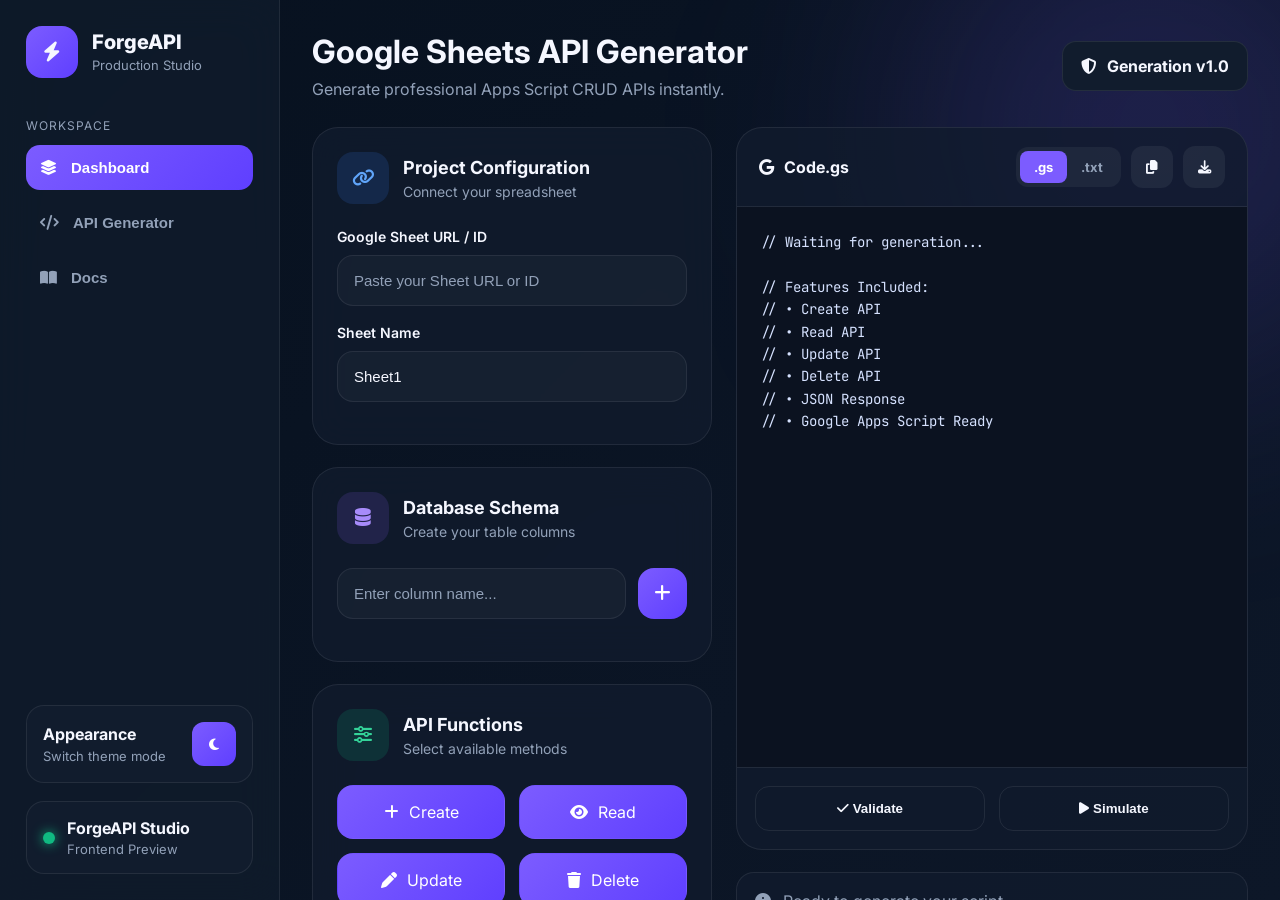
<file: index.html>
<!DOCTYPE html>
<html lang="en" data-theme="dark">
<head>
  <meta charset="UTF-8" />
  <meta name="viewport" content="width=device-width, initial-scale=1.0" />
  <title>ForgeAPI Studio</title>

  <link rel="preconnect" href="https://fonts.googleapis.com">
  <link rel="preconnect" href="https://fonts.gstatic.com" crossorigin>

  <link href="https://fonts.googleapis.com/css2?family=Inter:wght@400;500;600;700;800&family=JetBrains+Mono:wght@400;500&display=swap" rel="stylesheet">

  <link rel="stylesheet" href="https://cdnjs.cloudflare.com/ajax/libs/font-awesome/6.6.0/css/all.min.css"/>

  <link rel="stylesheet" href="style.css">
</head>
<body>

<div class="background-glow"></div>

<div class="layout">

  <!-- SIDEBAR -->
  <aside class="sidebar">

    <div class="logo-area">
      <div class="logo-icon">
        <i class="fa-solid fa-bolt"></i>
      </div>

      <div>
        <h2>ForgeAPI</h2>
        <span>Production Studio</span>
      </div>
    </div>

    <div class="side-section">
      <p class="side-title">Workspace</p>

      <!-- Dashboard -->
      <button
        class="nav-btn active"
        onclick="window.location.href='index.html'"
      >
        <i class="fa-solid fa-layer-group"></i>
        Dashboard
      </button>

      <!-- API Generator -->
      <button
        class="nav-btn"
        onclick="window.location.href='generator.html'"
      >
        <i class="fa-solid fa-code"></i>
        API Generator
      </button>

      <!-- Docs -->
      <button
        class="nav-btn"
        onclick="window.location.href='Docs.html'"
      >
        <i class="fa-solid fa-book-open"></i>
        Docs
      </button>
    </div>

    <div class="side-bottom">

      <div class="theme-box">
        <div>
          <strong>Appearance</strong>
          <span>Switch theme mode</span>
        </div>

        <button id="themeToggle" class="theme-toggle">
          <i class="fa-solid fa-moon"></i>
        </button>
      </div>

      <div class="status-card">
        <div class="status-dot"></div>

        <div>
          <strong>ForgeAPI Studio</strong>
          <span>Frontend Preview</span>
        </div>
      </div>

    </div>

  </aside>

  <!-- MAIN -->
  <main class="main">

    <!-- HEADER -->
    <header class="topbar">

      <div>
        <h1>Google Sheets API Generator</h1>
        <p>Generate professional Apps Script CRUD APIs instantly.</p>
      </div>

      <div class="version">
        <i class="fa-solid fa-shield-halved"></i>
        <span>Generation v1.0</span>
      </div>

    </header>

    <!-- GRID -->
    <section class="grid">

      <!-- LEFT -->
      <div class="left-panel">

        <!-- PROJECT -->
        <div class="card">

          <div class="card-head">
            <div class="card-icon blue">
              <i class="fa-solid fa-link"></i>
            </div>

            <div>
              <h3>Project Configuration</h3>
              <p>Connect your spreadsheet</p>
            </div>
          </div>

          <div class="field">
            <label>Google Sheet URL / ID</label>

            <input
              type="text"
              id="sheetId"
              placeholder="Paste your Sheet URL or ID"
            >
          </div>

          <div class="field">
            <label>Sheet Name</label>

            <input
              type="text"
              id="sheetName"
              value="Sheet1"
            >
          </div>

        </div>

        <!-- SCHEMA -->
        <div class="card">

          <div class="card-head">
            <div class="card-icon purple">
              <i class="fa-solid fa-database"></i>
            </div>

            <div>
              <h3>Database Schema</h3>
              <p>Create your table columns</p>
            </div>
          </div>

          <div class="tag-input-wrapper">

            <input
              type="text"
              id="colInput"
              placeholder="Enter column name..."
            >

            <button id="addColumnBtn">
              <i class="fa-solid fa-plus"></i>
            </button>

          </div>

          <div id="tagContainer" class="tags"></div>

        </div>

        <!-- FUNCTIONS -->
        <div class="card">

          <div class="card-head">
            <div class="card-icon green">
              <i class="fa-solid fa-sliders"></i>
            </div>

            <div>
              <h3>API Functions</h3>
              <p>Select available methods</p>
            </div>
          </div>

          <div class="methods">

            <label class="method">
              <input type="checkbox" id="cInsert" checked>

              <div>
                <i class="fa-solid fa-plus"></i>
                Create
              </div>
            </label>

            <label class="method">
              <input type="checkbox" id="cRead" checked>

              <div>
                <i class="fa-solid fa-eye"></i>
                Read
              </div>
            </label>

            <label class="method">
              <input type="checkbox" id="cUpdate" checked>

              <div>
                <i class="fa-solid fa-pen"></i>
                Update
              </div>
            </label>

            <label class="method">
              <input type="checkbox" id="cDelete" checked>

              <div>
                <i class="fa-solid fa-trash"></i>
                Delete
              </div>
            </label>

          </div>

          <button class="generate-btn" id="generateBtn">
            <i class="fa-solid fa-wand-magic-sparkles"></i>
            Generate Production Script
          </button>

        </div>

      </div>

      <!-- RIGHT -->
      <div class="right-panel">

        <div class="editor-card">

          <!-- editor top -->
          <div class="editor-top">

            <div class="editor-title">
              <i class="fa-brands fa-google"></i>
              <span>Code.gs</span>
            </div>

            <div class="editor-actions">

              <div class="format-box">

                <label>
                  <input
                    type="radio"
                    name="format"
                    value="gs"
                    checked
                  >

                  <span>.gs</span>
                </label>

                <label>
                  <input
                    type="radio"
                    name="format"
                    value="txt"
                  >

                  <span>.txt</span>
                </label>

              </div>

              <button id="copyBtn" class="action-btn">
                <i class="fa-solid fa-copy"></i>
              </button>

              <button id="downloadBtn" class="action-btn">
                <i class="fa-solid fa-download"></i>
              </button>

            </div>

          </div>

          <!-- code -->
          <div class="editor-wrapper">

<textarea
  id="codeOutput"
  readonly
  spellcheck="false"
>
// Waiting for generation...

// Features Included:
// • Create API
// • Read API
// • Update API
// • Delete API
// • JSON Response
// • Google Apps Script Ready
</textarea>

          </div>

          <!-- bottom -->
          <div class="editor-bottom">

            <button
              class="bottom-btn"
              id="validateBtn"
            >
              <i class="fa-solid fa-check"></i>
              Validate
            </button>

            <button
              class="bottom-btn"
              id="simulateBtn"
            >
              <i class="fa-solid fa-play"></i>
              Simulate
            </button>

          </div>

        </div>

        <!-- LOG -->
        <div class="log-card" id="logMessage">
          <i class="fa-solid fa-circle-info"></i>

          <span>
            Ready to generate your script...
          </span>
        </div>

      </div>

    </section>

  </main>

</div>

<div id="toast"></div>

<script src="script.js"></script>
</body>
</html>
</file>
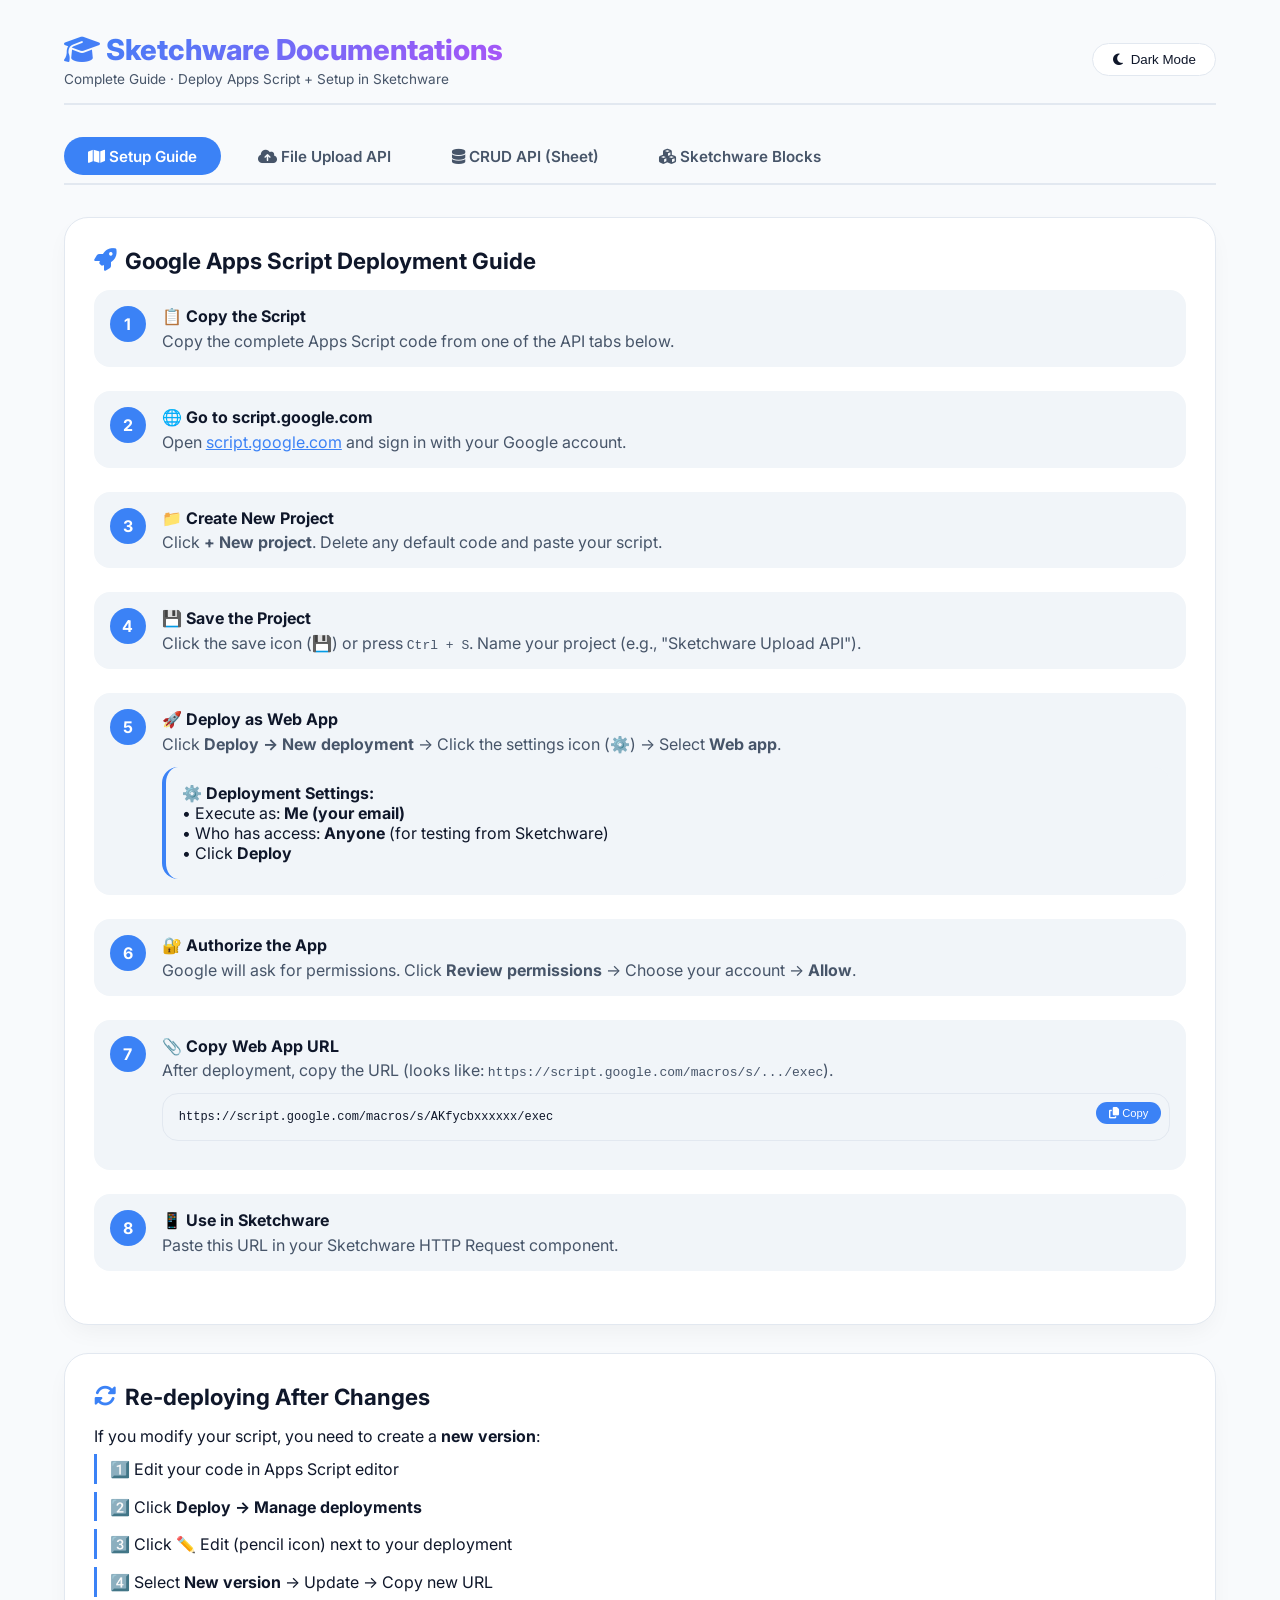
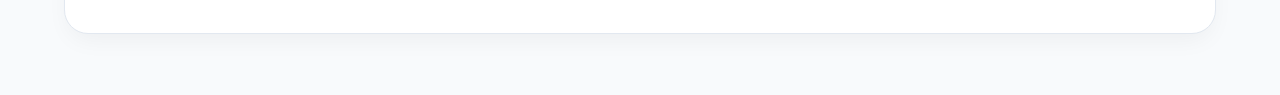
<file: Docs.html>
<!DOCTYPE html>
<html lang="en">
<head>
  <meta charset="UTF-8">
  <meta name="viewport" content="width=device-width, initial-scale=1.0, viewport-fit=cover">
  <title>Sketchware Documentations · Deploy & Setup Guide</title>
  <link href="https://fonts.googleapis.com/css2?family=Inter:opsz,wght@14..32,300;14..32,400;14..32,500;14..32,600;14..32,700;14..32,800&display=swap" rel="stylesheet">
  <link rel="stylesheet" href="https://cdnjs.cloudflare.com/ajax/libs/font-awesome/6.5.1/css/all.min.css">
  <style>
    * {
      margin: 0;
      padding: 0;
      box-sizing: border-box;
    }

    body {
      font-family: 'Inter', sans-serif;
      transition: background 0.3s ease, color 0.3s ease;
    }

    /* Light Theme */
    body.light {
      --bg: #f8fafc;
      --card: #ffffff;
      --text: #0f172a;
      --text-secondary: #475569;
      --border: #e2e8f0;
      --primary: #3b82f6;
      --primary-hover: #2563eb;
      --chip-bg: #f1f5f9;
      --code-bg: #f1f5f9;
      --success: #10b981;
      --warning: #f59e0b;
      --error: #ef4444;
      --shadow: 0 10px 25px -5px rgba(0,0,0,0.05);
    }

    /* Dark Theme */
    body.dark {
      --bg: #0f172a;
      --card: #1e293b;
      --text: #f1f5f9;
      --text-secondary: #cbd5e1;
      --border: #334155;
      --primary: #60a5fa;
      --primary-hover: #3b82f6;
      --chip-bg: #334155;
      --code-bg: #0f172a;
      --success: #34d399;
      --warning: #fbbf24;
      --error: #f87171;
      --shadow: 0 10px 25px -5px rgba(0,0,0,0.3);
    }

    body {
      background: var(--bg);
      color: var(--text);
      min-height: 100vh;
    }

    .container {
      max-width: 1200px;
      margin: 0 auto;
      padding: 2rem 1.5rem;
    }

    /* Header */
    .header {
      display: flex;
      justify-content: space-between;
      align-items: center;
      flex-wrap: wrap;
      gap: 1rem;
      margin-bottom: 2rem;
      padding-bottom: 1rem;
      border-bottom: 2px solid var(--border);
    }

    .logo h1 {
      font-size: 1.8rem;
      font-weight: 800;
      background: linear-gradient(135deg, var(--primary), #a855f7);
      -webkit-background-clip: text;
      background-clip: text;
      color: transparent;
    }

    .logo p {
      color: var(--text-secondary);
      font-size: 0.85rem;
      margin-top: 0.25rem;
    }

    .theme-btn {
      background: var(--card);
      border: 1px solid var(--border);
      border-radius: 60px;
      padding: 0.5rem 1.2rem;
      display: flex;
      align-items: center;
      gap: 0.5rem;
      cursor: pointer;
      transition: 0.2s;
      font-weight: 500;
      color: var(--text);
    }

    .theme-btn:hover {
      background: var(--chip-bg);
    }

    /* Tabs */
    .tabs {
      display: flex;
      gap: 0.8rem;
      margin-bottom: 2rem;
      flex-wrap: wrap;
      border-bottom: 2px solid var(--border);
      padding-bottom: 0.5rem;
    }

    .tab {
      background: transparent;
      border: none;
      padding: 0.6rem 1.5rem;
      font-size: 0.95rem;
      font-weight: 600;
      color: var(--text-secondary);
      cursor: pointer;
      border-radius: 40px;
      transition: 0.2s;
      font-family: inherit;
    }

    .tab:hover {
      background: var(--chip-bg);
      color: var(--primary);
    }

    .tab.active {
      background: var(--primary);
      color: white;
    }

    /* Panels */
    .panel {
      display: none;
      animation: fadeIn 0.3s ease;
    }

    .panel.active {
      display: block;
    }

    @keyframes fadeIn {
      from { opacity: 0; transform: translateY(10px); }
      to { opacity: 1; transform: translateY(0); }
    }

    /* Cards */
    .card {
      background: var(--card);
      border-radius: 1.5rem;
      padding: 1.8rem;
      margin-bottom: 1.8rem;
      border: 1px solid var(--border);
      box-shadow: var(--shadow);
    }

    .card h2 {
      font-size: 1.4rem;
      margin-bottom: 1rem;
      display: flex;
      align-items: center;
      gap: 0.6rem;
    }

    .card h3 {
      font-size: 1.1rem;
      margin-bottom: 1rem;
      display: flex;
      align-items: center;
      gap: 0.5rem;
    }

    .card h2 i, .card h3 i {
      color: var(--primary);
    }

    /* Step styling */
    .step {
      display: flex;
      gap: 1rem;
      margin-bottom: 1.5rem;
      padding: 1rem;
      background: var(--chip-bg);
      border-radius: 1rem;
    }

    .step-number {
      width: 36px;
      height: 36px;
      background: var(--primary);
      color: white;
      border-radius: 50%;
      display: flex;
      align-items: center;
      justify-content: center;
      font-weight: bold;
      flex-shrink: 0;
    }

    .step-content {
      flex: 1;
    }

    .step-content p {
      color: var(--text-secondary);
      margin-top: 0.3rem;
    }

    /* Code blocks */
    .code-block {
      background: var(--code-bg);
      border-radius: 1rem;
      padding: 1rem;
      margin: 0.8rem 0;
      position: relative;
      border: 1px solid var(--border);
      overflow-x: auto;
    }

    .code-block pre {
      font-family: 'Monaco', 'Menlo', monospace;
      font-size: 0.75rem;
      overflow-x: auto;
      white-space: pre-wrap;
      word-break: break-word;
      color: var(--text);
    }

    .copy-code-btn {
      position: absolute;
      top: 0.5rem;
      right: 0.5rem;
      background: var(--primary);
      border: none;
      color: white;
      padding: 0.3rem 0.8rem;
      border-radius: 1rem;
      font-size: 0.7rem;
      cursor: pointer;
    }

    /* Sketchware blocks */
    .block-diagram {
      background: var(--chip-bg);
      border-radius: 1rem;
      padding: 1rem;
      margin: 1rem 0;
      font-family: monospace;
      font-size: 0.8rem;
    }

    .block-line {
      padding: 0.3rem 0;
      border-left: 3px solid var(--primary);
      padding-left: 0.8rem;
      margin: 0.5rem 0;
    }

    .badge {
      display: inline-block;
      padding: 0.2rem 0.6rem;
      border-radius: 1rem;
      font-size: 0.7rem;
      font-weight: 600;
    }

    .badge.success { background: var(--success); color: white; }
    .badge.warning { background: var(--warning); color: black; }
    .badge.error { background: var(--error); color: white; }

    .grid-2 {
      display: grid;
      grid-template-columns: repeat(auto-fit, minmax(300px, 1fr));
      gap: 1.5rem;
    }

    .info-box {
      background: var(--chip-bg);
      border-radius: 1rem;
      padding: 1rem;
      margin-top: 1rem;
      border-left: 4px solid var(--primary);
    }

    /* CRUD Actions Grid - FIXED! */
    .crud-grid {
      display: grid;
      grid-template-columns: repeat(auto-fit, minmax(280px, 1fr));
      gap: 1.2rem;
      margin-top: 1rem;
    }

    .crud-card {
      background: var(--chip-bg);
      border-radius: 1rem;
      padding: 1.2rem;
      transition: all 0.2s;
      border: 1px solid var(--border);
    }

    .crud-card:hover {
      transform: translateY(-2px);
      box-shadow: var(--shadow);
    }

    .crud-header {
      display: flex;
      align-items: center;
      gap: 0.5rem;
      margin-bottom: 0.8rem;
      padding-bottom: 0.5rem;
      border-bottom: 2px solid var(--primary);
    }

    .crud-header i {
      font-size: 1.3rem;
    }

    .crud-header i.fa-plus-circle { color: var(--success); }
    .crud-header i.fa-eye { color: var(--primary); }
    .crud-header i.fa-edit { color: var(--warning); }
    .crud-header i.fa-trash-alt { color: var(--error); }

    .crud-header h4 {
      font-size: 1.1rem;
      font-weight: 700;
    }

    .crud-params {
      font-family: monospace;
      font-size: 0.75rem;
      background: var(--code-bg);
      padding: 0.8rem;
      border-radius: 0.8rem;
      word-break: break-all;
    }

    .crud-params code {
      display: block;
      margin: 0.2rem 0;
    }

    .param-name {
      color: var(--primary);
      font-weight: 600;
    }

    .param-value {
      color: var(--warning);
    }

    hr {
      border-color: var(--border);
      margin: 1rem 0;
    }

    /* Toast */
    #toast {
      position: fixed;
      bottom: 2rem;
      left: 50%;
      transform: translateX(-50%);
      background: var(--primary);
      color: white;
      padding: 0.7rem 1.5rem;
      border-radius: 60px;
      font-size: 0.85rem;
      opacity: 0;
      transition: opacity 0.3s;
      pointer-events: none;
      z-index: 1000;
    }

    #toast.show {
      opacity: 1;
    }

    @media (max-width: 768px) {
      .container { padding: 1rem; }
      .step { flex-direction: column; }
      .step-number { align-self: flex-start; }
      .crud-grid { grid-template-columns: 1fr; }
    }
  </style>
</head>
<body class="light">
<div class="container">
  <div class="header">
    <div class="logo">
      <h1><i class="fas fa-graduation-cap"></i> Sketchware Documentations</h1>
      <p>Complete Guide · Deploy Apps Script + Setup in Sketchware</p>
    </div>
    <button class="theme-btn" id="themeBtn">
      <i class="fas fa-moon"></i> <span>Dark Mode</span>
    </button>
  </div>

  <div class="tabs">
    <button class="tab active" data-tab="guide"><i class="fas fa-map"></i> Setup Guide</button>
    <button class="tab" data-tab="upload"><i class="fas fa-cloud-upload-alt"></i> File Upload API</button>
    <button class="tab" data-tab="crud"><i class="fas fa-database"></i> CRUD API (Sheet)</button>
    <button class="tab" data-tab="blocks"><i class="fas fa-cubes"></i> Sketchware Blocks</button>
  </div>

  <!-- ==================== GUIDE PANEL ==================== -->
  <div id="guidePanel" class="panel active">
    <div class="card">
      <h2><i class="fas fa-rocket"></i> Google Apps Script Deployment Guide</h2>
      <div class="step">
        <div class="step-number">1</div>
        <div class="step-content">
          <strong>📋 Copy the Script</strong>
          <p>Copy the complete Apps Script code from one of the API tabs below.</p>
        </div>
      </div>
      <div class="step">
        <div class="step-number">2</div>
        <div class="step-content">
          <strong>🌐 Go to script.google.com</strong>
          <p>Open <a href="https://script.google.com" target="_blank" style="color: var(--primary);">script.google.com</a> and sign in with your Google account.</p>
        </div>
      </div>
      <div class="step">
        <div class="step-number">3</div>
        <div class="step-content">
          <strong>📁 Create New Project</strong>
          <p>Click <strong>+ New project</strong>. Delete any default code and paste your script.</p>
        </div>
      </div>
      <div class="step">
        <div class="step-number">4</div>
        <div class="step-content">
          <strong>💾 Save the Project</strong>
          <p>Click the save icon (💾) or press <kbd>Ctrl + S</kbd>. Name your project (e.g., "Sketchware Upload API").</p>
        </div>
      </div>
      <div class="step">
        <div class="step-number">5</div>
        <div class="step-content">
          <strong>🚀 Deploy as Web App</strong>
          <p>Click <strong>Deploy → New deployment</strong> → Click the settings icon (⚙️) → Select <strong>Web app</strong>.</p>
          <div class="info-box" style="margin-top: 0.8rem;">
            <strong>⚙️ Deployment Settings:</strong><br>
            • Execute as: <strong>Me (your email)</strong><br>
            • Who has access: <strong>Anyone</strong> (for testing from Sketchware)<br>
            • Click <strong>Deploy</strong>
          </div>
        </div>
      </div>
      <div class="step">
        <div class="step-number">6</div>
        <div class="step-content">
          <strong>🔐 Authorize the App</strong>
          <p>Google will ask for permissions. Click <strong>Review permissions</strong> → Choose your account → <strong>Allow</strong>.</p>
        </div>
      </div>
      <div class="step">
        <div class="step-number">7</div>
        <div class="step-content">
          <strong>📎 Copy Web App URL</strong>
          <p>After deployment, copy the URL (looks like: <code>https://script.google.com/macros/s/.../exec</code>).</p>
          <div class="code-block">
            <pre id="exampleUrl">https://script.google.com/macros/s/AKfycbxxxxxx/exec</pre>
            <button class="copy-code-btn" data-copy="exampleUrl"><i class="fas fa-copy"></i> Copy</button>
          </div>
        </div>
      </div>
      <div class="step">
        <div class="step-number">8</div>
        <div class="step-content">
          <strong>📱 Use in Sketchware</strong>
          <p>Paste this URL in your Sketchware HTTP Request component.</p>
        </div>
      </div>
    </div>

    <div class="card">
      <h2><i class="fas fa-sync-alt"></i> Re-deploying After Changes</h2>
      <p>If you modify your script, you need to create a <strong>new version</strong>:</p>
      <div class="block-line">1️⃣ Edit your code in Apps Script editor</div>
      <div class="block-line">2️⃣ Click <strong>Deploy → Manage deployments</strong></div>
      <div class="block-line">3️⃣ Click ✏️ Edit (pencil icon) next to your deployment</div>
      <div class="block-line">4️⃣ Select <strong>New version</strong> → Update → Copy new URL</div>
    </div>
  </div>

  <!-- ==================== FILE UPLOAD API PANEL ==================== -->
  <div id="uploadPanel" class="panel">
    <div class="card">
      <h2><i class="fas fa-cloud-upload-alt"></i> File Upload API (Drive)</h2>
      <p>This script uploads files to your Google Drive with file type validation.</p>
      
      <h3><i class="fas fa-code"></i> Complete Script</h3>
      <div class="code-block" id="uploadCodeBlock">
        <pre id="uploadScript">// ============================================
// 📁 Google Apps Script - Sketchware File Upload API
// ============================================

function doPost(e) {
  const res = {};
  try {
    const fileBlob = e.parameter.file;
    if (!fileBlob) {
      throw new Error('No file uploaded. Use parameter name: "file"');
    }
    
    // 🔧 REPLACE WITH YOUR FOLDER ID
    const folder = DriveApp.getFolderById("YOUR_FOLDER_ID_HERE");
    
    const file = folder.createFile(fileBlob);
    const fileId = file.getId();
    const fileName = file.getName();
    const mimeType = file.getMimeType();
    const fileSize = file.getSize();
    
    // File type validation (change as needed)
    if (!mimeType.startsWith('image/')) {
      throw new Error('❌ Only image files are allowed');
    }
    
    const fileUrl = `https://drive.google.com/uc?export=download&id=${fileId}`;
    
    res.success = true;
    res.message = "File uploaded successfully";
    res.fileId = fileId;
    res.fileName = fileName;
    res.fileUrl = fileUrl;
    res.mimeType = mimeType;
    res.fileSize = fileSize;
    res.folderId = "YOUR_FOLDER_ID_HERE";
    
  } catch (error) {
    res.success = false;
    res.error = error.toString();
  }
  
  return ContentService
    .createTextOutput(JSON.stringify(res))
    .setMimeType(ContentService.MimeType.JSON);
}

function doGet() {
  return ContentService.createTextOutput(JSON.stringify({
    message: "✅ Sketchware upload endpoint active. Use POST with multipart/form-data, field name: 'file'"
  })).setMimeType(ContentService.MimeType.JSON);
}</pre>
        <button class="copy-code-btn" data-copy="uploadScript"><i class="fas fa-copy"></i> Copy Script</button>
      </div>

      <div class="info-box">
        <strong><i class="fas fa-wrench"></i> Customization:</strong><br>
        • Replace <code>YOUR_FOLDER_ID_HERE</code> with your actual Drive folder ID<br>
        • Change file validation: <code>if (!mimeType.startsWith('image/'))</code> → <code>if (mimeType !== 'application/pdf')</code> for PDF only<br>
        • Remove validation for "any file"
      </div>
    </div>
  </div>

  <!-- ==================== CRUD API PANEL (FIXED - NO TEXT OVERFLOW) ==================== -->
  <div id="crudPanel" class="panel">
    <div class="card">
      <h2><i class="fas fa-database"></i> CRUD API (Google Sheets)</h2>
      <p>Create, Read, Update, Delete data from Google Sheets via Sketchware.</p>
      
      <h3><i class="fas fa-code"></i> Complete CRUD Script</h3>
      <div class="code-block" id="crudCodeBlock">
        <pre id="crudScript">/**
 * Generated by ForgeAPI Studio
 * Target Sheet: Sheet1
 */

const SS_ID = "YOUR_SPREADSHEET_ID_HERE";
const SHEET_NAME = "Sheet1 (or) YOUR_SHEET_NAME";
const KEYS = ["Name","Email","Phone","Status"];

function doPost(e) {
  const p = e.parameter;
  const ss = SpreadsheetApp.openById(SS_ID).getSheetByName(SHEET_NAME);
  try {
    if (p.action === 'add') return addData(ss, p);
    if (p.action === 'update') return updateData(ss, p);
    if (p.action === 'delete') return deleteData(ss, p);
    return res({error: "Action Invalid"});
  } catch(e) { return res({error: e.toString()}); }
}

function doGet(e) {
  const ss = SpreadsheetApp.openById(SS_ID).getSheetByName(SHEET_NAME);
  return getData(ss);
}

function addData(ss, p) {
  const row = [new Date()];
  KEYS.forEach(k => row.push(p[k] || ""));
  ss.appendRow(row);
  return res({status: "success"});
}

function getData(ss) {
  const data = ss.getDataRange().getValues();
  const headers = data[0];
  const rows = data.slice(1);
  const result = rows.map(r => {
    let obj = {};
    headers.forEach((h, i) => obj[h] = r[i]);
    return obj;
  });
  return res(result);
}

function updateData(ss, p) {
  const data = ss.getDataRange().getValues();
  for (let i = 1; i < data.length; i++) {
    if (data[i][0].toString() == p.id) {
      KEYS.forEach((k, idx) => {
        if (p[k]) ss.getRange(i + 1, idx + 2).setValue(p[k]);
      });
      return res({status: "updated"});
    }
  }
  return res({error: "ID not found"});
}

function deleteData(ss, p) {
  const data = ss.getDataRange().getValues();
  for (let i = 1; i < data.length; i++) {
    if (data[i][0].toString() == p.id) {
      ss.deleteRow(i + 1);
      return res({status: "deleted"});
    }
  }
  return res({error: "ID not found"});
}

function res(obj) {
  return ContentService.createTextOutput(JSON.stringify(obj)).setMimeType(ContentService.MimeType.JSON);
}
</pre>
        <button class="copy-code-btn" data-copy="crudScript"><i class="fas fa-copy"></i> Copy Script</button>
      </div>

      <h3><i class="fas fa-table"></i> Setup Google Sheet</h3>
      <div class="info-box">
        <strong>📊 Column Structure:</strong><br>
        Create a sheet with these headers in Row 1:<br>
        <code>id | Name | Email | Phone | Status
                [Note:id mean Timestamp]</code>
      </div>

      <!-- CRUD ACTIONS REFERENCE - FIXED! Clean card layout with no overflow -->
      <h3><i class="fas fa-plug"></i> CRUD Actions Reference</h3>
      <div class="crud-grid">
        <!-- CREATE Card -->
        <div class="crud-card">
          <div class="crud-header">
            <i class="fas fa-plus-circle" style="color: var(--success);"></i>
            <h4>CREATE</h4>
            <span class="badge success">Add New Record</span>
          </div>
          <div class="crud-params">
            <code><span class="param-name">action</span>=<span class="param-value">"add"</span></code>
            <code><span class="param-name">name</span>=<span class="param-value">"John Doe"</span></code>
            <code><span class="param-name">email</span>=<span class="param-value">"john@example.com"</span></code>
            <code><span class="param-name">phone</span>=<span class="param-value">"123456789"</span></code>
          </div>
        </div>

        <!-- READ Card -->
        <div class="crud-card">
          <div class="crud-header">
            <i class="fas fa-eye" style="color: var(--primary);"></i>
            <h4>READ</h4>
            <span class="badge success">Get Records</span>
          </div>
          <div class="crud-params">
            <code><span class="param-name">action</span>=<span class="param-value">"read"</span></code>
            <code style="margin-top: 0.5rem;">└─ <span class="param-name">search</span>=<span class="param-value">"keyword"</span> (optional)</code>
          </div>
        </div>

        <!-- UPDATE Card -->
        <div class="crud-card">
          <div class="crud-header">
            <i class="fas fa-edit" style="color: var(--warning);"></i>
            <h4>UPDATE</h4>
            <span class="badge warning">Edit Record</span>
          </div>
          <div class="crud-params">
            <code><span class="param-name">action</span>=<span class="param-value">"update"</span></code>
            <code><span class="param-name">row</span>=<span class="param-value">"2"</span></code>
            <code><span class="param-name">name</span>=<span class="param-value">"New Name"</span></code>
          </div>
        </div>

        <!-- DELETE Card -->
        <div class="crud-card">
          <div class="crud-header">
            <i class="fas fa-trash-alt" style="color: var(--error);"></i>
            <h4>DELETE</h4>
            <span class="badge error">Remove Record</span>
          </div>
          <div class="crud-params">
            <code><span class="param-name">action</span>=<span class="param-value">"delete"</span></code>
            <code><span class="param-name">row</span>=<span class="param-value">"2"</span></code>
          </div>
        </div>
      </div>

      <div class="info-box" style="margin-top: 1rem;">
        <strong><i class="fas fa-lightbulb"></i> Usage Example:</strong><br>
        In Sketchware HTTP Request, add parameters:<br>
        <code>action → add</code><br>
        <code>name → [editTextName]</code><br>
        <code>email → [editTextEmail]</code><br>
        <code>phone → [editTextPhone]</code>
      </div>
    </div>
  </div>

  <!-- ==================== SKETCHWARE BLOCKS PANEL ==================== -->
  <div id="blocksPanel" class="panel">
    <div class="card">
      <h2><i class="fas fa-cubes"></i> Sketchware Setup - HTTP Request Blocks</h2>
      
      <h3><i class="fas fa-cloud-upload-alt"></i> File Upload Setup</h3>
      <div class="block-diagram">
        <div class="block-line"><strong>📦 When Button Click</strong> → [HTTP Request]</div>
        <div class="block-line">&nbsp;&nbsp;├─ Method: <span class="badge success">POST</span></div>
        <div class="block-line">&nbsp;&nbsp;├─ URL: <span class="badge warning">[Your Apps Script URL]</span></div>
        <div class="block-line">&nbsp;&nbsp;├─ Add Parameter: <strong>file</strong> → Type: <strong>File/Multipart</strong> → Value: [FilePicker Selected File]</div>
        <div class="block-line">&nbsp;&nbsp;└─ On Response → Show Toast / Parse JSON</div>
      </div>

      <h3><i class="fas fa-database"></i> CRUD API Setup</h3>
      
      <div class="block-diagram">
        <div class="block-line"><strong>📖 Read Records</strong></div>
        <div class="block-line">&nbsp;&nbsp;├─ Method: <span class="badge success">GET</span></div>
        <div class="block-line">&nbsp;&nbsp;├─ Parameters:</div>
        <div class="block-line">&nbsp;&nbsp;&nbsp;&nbsp;├─ action = <code>"read"</code></div>
        <div class="block-line">&nbsp;&nbsp;&nbsp;&nbsp;└─ search = <code>[EditText Search]</code> (optional)</div>
      </div>

    <div class="block-diagram">
        <div class="block-line"><strong>📦 Create Record</strong></div>
        <div class="block-line">&nbsp;&nbsp;├─ Method: <span class="badge success">POST</span></div>
        <div class="block-line">&nbsp;&nbsp;├─ Parameters:</div>
        <div class="block-line">&nbsp;&nbsp;&nbsp;&nbsp;├─ action = <code>"add"</code></div>
        <div class="block-line">&nbsp;&nbsp;&nbsp;&nbsp;├─ name = [EditText Name]</div>
        <div class="block-line">&nbsp;&nbsp;&nbsp;&nbsp;├─ email = [EditText Email]</div>
        <div class="block-line">&nbsp;&nbsp;&nbsp;&nbsp;└─ phone = [EditText Phone]</div>
      </div>

      <div class="block-diagram">
        <div class="block-line"><strong>✏️ Update Record</strong></div>
        <div class="block-line">&nbsp;&nbsp;├─ Method: <span class="badge success">POST</span></div>
        <div class="block-line">&nbsp;&nbsp;├─ Parameters:</div>
        <div class="block-line">&nbsp;&nbsp;&nbsp;&nbsp;├─ action = <code>"update"</code></div>
        <div class="block-line">&nbsp;&nbsp;&nbsp;&nbsp;├─ row = <code>[Row Number]</code></div>
        <div class="block-line">&nbsp;&nbsp;&nbsp;&nbsp;└─ name = <code>[New Name]</code> (optional)</div>
      </div>

      <div class="block-diagram">
        <div class="block-line"><strong>🗑️ Delete Record</strong></div>
        <div class="block-line">&nbsp;&nbsp;├─ Method: <span class="badge success">POST</span></div>
        <div class="block-line">&nbsp;&nbsp;├─ Parameters:</div>
        <div class="block-line">&nbsp;&nbsp;&nbsp;&nbsp;├─ action = <code>"delete"</code></div>
        <div class="block-line">&nbsp;&nbsp;&nbsp;&nbsp;└─ row = <code>[Row Number]</code></div>
      </div>

      <div class="info-box">
        <strong><i class="fas fa-lightbulb"></i> Pro Tip:</strong><br>
        Always use <strong>POST</strong> method for data <strong>ADD, UPDATE and DELETE</strong> and <strong>GET</strong> method for data <strong>READ</strong>. Parse the JSON response using Sketchware's "JSON Object" component.
      </div>
    </div>

    <div class="card">
      <h2><i class="fas fa-chart-line"></i> Response Handling in Sketchware</h2>
      <div class="block-diagram">
        <div class="block-line"><strong>📦 HTTP Request → On Response</strong></div>
        <div class="block-line">&nbsp;&nbsp;├─ JSON Object → Set text = response</div>
        <div class="block-line">&nbsp;&nbsp;├─ Get value: <strong>success</strong> → If true:</div>
        <div class="block-line">&nbsp;&nbsp;&nbsp;&nbsp;├─ Show Toast: "Upload successful!"</div>
        <div class="block-line">&nbsp;&nbsp;&nbsp;&nbsp;├─ Get value: <strong>fileUrl</strong> → Save to variable</div>
        <div class="block-line">&nbsp;&nbsp;└─ Else: Show Toast: "Error: " + error</div>
      </div>
    </div>
  </div>
</div>

<div id="toast">✨ Copied!</div>

<script>
// ============================================
// FULL FUNCTIONAL WEBSITE
// Dark/Light Mode + Copy Buttons + Tabs
// ============================================

// ---------- DARK MODE ----------
function initTheme() {
  const saved = localStorage.getItem('sketchwareTheme');
  const body = document.body;
  const themeBtn = document.getElementById('themeBtn');
  const icon = themeBtn.querySelector('i');
  const span = themeBtn.querySelector('span');
  
  if (saved === 'dark') {
    body.classList.remove('light');
    body.classList.add('dark');
    icon.className = 'fas fa-sun';
    span.textContent = 'Light Mode';
  } else {
    body.classList.remove('dark');
    body.classList.add('light');
    icon.className = 'fas fa-moon';
    span.textContent = 'Dark Mode';
  }
}

function toggleTheme() {
  const body = document.body;
  const themeBtn = document.getElementById('themeBtn');
  const icon = themeBtn.querySelector('i');
  const span = themeBtn.querySelector('span');
  const isDark = body.classList.contains('dark');
  
  if (isDark) {
    body.classList.remove('dark');
    body.classList.add('light');
    icon.className = 'fas fa-moon';
    span.textContent = 'Dark Mode';
    localStorage.setItem('sketchwareTheme', 'light');
  } else {
    body.classList.remove('light');
    body.classList.add('dark');
    icon.className = 'fas fa-sun';
    span.textContent = 'Light Mode';
    localStorage.setItem('sketchwareTheme', 'dark');
  }
}

document.getElementById('themeBtn').addEventListener('click', toggleTheme);
initTheme();

// ---------- TAB SWITCHING ----------
const tabs = document.querySelectorAll('.tab');
const panels = {
  guide: document.getElementById('guidePanel'),
  upload: document.getElementById('uploadPanel'),
  crud: document.getElementById('crudPanel'),
  blocks: document.getElementById('blocksPanel')
};

tabs.forEach(tab => {
  tab.addEventListener('click', () => {
    const tabId = tab.getAttribute('data-tab');
    tabs.forEach(t => t.classList.remove('active'));
    tab.classList.add('active');
    Object.values(panels).forEach(panel => panel.classList.remove('active'));
    panels[tabId].classList.add('active');
  });
});

// ---------- COPY FUNCTION ----------
function showToast(message) {
  const toast = document.getElementById('toast');
  toast.textContent = message;
  toast.classList.add('show');
  setTimeout(() => toast.classList.remove('show'), 2000);
}

async function copyText(elementId) {
  const element = document.getElementById(elementId);
  const text = element.textContent;
  try {
    await navigator.clipboard.writeText(text);
    showToast('✅ Script copied to clipboard!');
  } catch(err) {
    const textarea = document.createElement('textarea');
    textarea.value = text;
    document.body.appendChild(textarea);
    textarea.select();
    document.execCommand('copy');
    document.body.removeChild(textarea);
    showToast('✅ Script copied!');
  }
}

// Attach copy buttons
document.querySelectorAll('.copy-code-btn').forEach(btn => {
  btn.addEventListener('click', () => {
    const targetId = btn.getAttribute('data-copy');
    copyText(targetId);
  });
});

// Also handle example URL copy
const exampleCopyBtn = document.querySelector('[data-copy="exampleUrl"]');
if (exampleCopyBtn) {
  exampleCopyBtn.addEventListener('click', () => copyText('exampleUrl'));
}
</script>
</body>
</html>
</file>
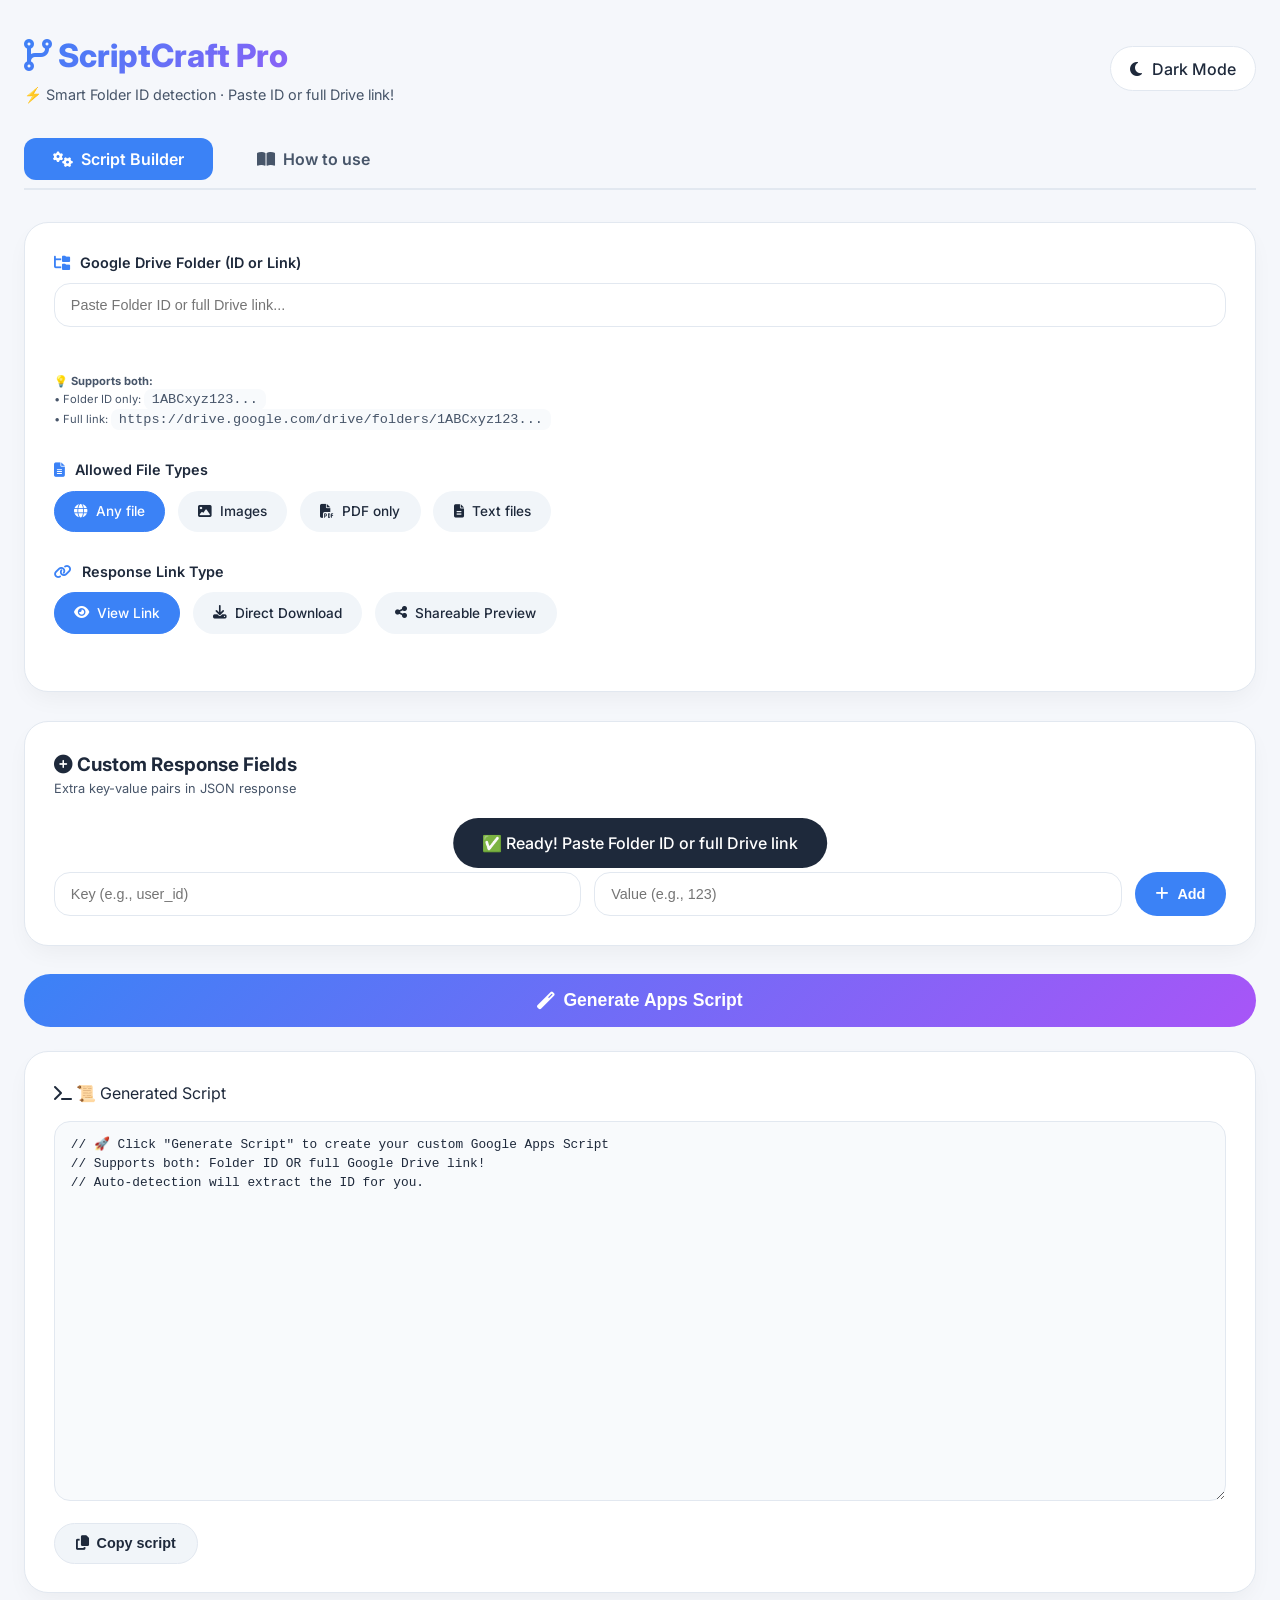
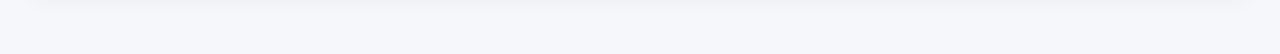
<file: generator.html>
<!DOCTYPE html>
<html lang="en">
<head>
  <meta charset="UTF-8">
  <meta name="viewport" content="width=device-width, initial-scale=1.0, viewport-fit=cover">
  <title>ScriptCraft Pro · Sketchware App Script Generator</title>
  <link href="https://fonts.googleapis.com/css2?family=Inter:opsz,wght@14..32,300;14..32,400;14..32,500;14..32,600;14..32,700;14..32,800&display=swap" rel="stylesheet">
  <link rel="stylesheet" href="https://cdnjs.cloudflare.com/ajax/libs/font-awesome/6.5.1/css/all.min.css">
  <style>
    * {
      margin: 0;
      padding: 0;
      box-sizing: border-box;
    }

    body {
      font-family: 'Inter', sans-serif;
      transition: background-color 0.3s ease, color 0.3s ease;
      line-height: 1.5;
    }

    body.light {
      --bg-body: #f5f7fb;
      --bg-card: #ffffff;
      --text-primary: #1e293b;
      --text-secondary: #475569;
      --border: #e2e8f0;
      --accent: #3b82f6;
      --accent-hover: #2563eb;
      --chip-bg: #f1f5f9;
      --chip-active: #3b82f6;
      --chip-active-text: white;
      --input-bg: #ffffff;
      --output-bg: #f8fafc;
      --shadow: 0 10px 25px -5px rgba(0,0,0,0.05);
      --toast-bg: #1e293b;
      --toast-text: #ffffff;
      --code-bg: #f8fafc;
      --success-bg: #d1fae5;
      --success-text: #065f46;
      --warning-bg: #fed7aa;
      --warning-text: #9a3412;
    }

    body.dark {
      --bg-body: #0f172a;
      --bg-card: #1e293b;
      --text-primary: #f1f5f9;
      --text-secondary: #cbd5e1;
      --border: #334155;
      --accent: #60a5fa;
      --accent-hover: #3b82f6;
      --chip-bg: #334155;
      --chip-active: #60a5fa;
      --chip-active-text: #0f172a;
      --input-bg: #0f172a;
      --output-bg: #0f172a;
      --shadow: 0 10px 25px -5px rgba(0,0,0,0.3);
      --toast-bg: #facc15;
      --toast-text: #0f172a;
      --code-bg: #0f172a;
      --success-bg: #064e3b;
      --success-text: #a7f3d0;
      --warning-bg: #451a03;
      --warning-text: #fed7aa;
    }

    body {
      background: var(--bg-body);
      color: var(--text-primary);
      min-height: 100vh;
    }

    .container {
      max-width: 1300px;
      margin: 0 auto;
      padding: 2rem 1.5rem;
    }

    .top-bar {
      display: flex;
      justify-content: space-between;
      align-items: center;
      flex-wrap: wrap;
      gap: 1rem;
      margin-bottom: 2rem;
    }

    .title-section h1 {
      font-size: 2rem;
      font-weight: 800;
      background: linear-gradient(135deg, var(--accent), #a855f7);
      -webkit-background-clip: text;
      background-clip: text;
      color: transparent;
    }

    .title-section p {
      color: var(--text-secondary);
      font-size: 0.9rem;
      margin-top: 0.25rem;
    }

    .theme-toggle {
      background: var(--bg-card);
      border: 1px solid var(--border);
      border-radius: 60px;
      padding: 0.6rem 1.2rem;
      display: flex;
      align-items: center;
      gap: 0.6rem;
      cursor: pointer;
      transition: all 0.2s;
      font-weight: 500;
      color: var(--text-primary);
    }

    .tabs {
      display: flex;
      gap: 1rem;
      margin-bottom: 2rem;
      border-bottom: 2px solid var(--border);
      padding-bottom: 0.5rem;
    }

    .tab-btn {
      background: transparent;
      border: none;
      padding: 0.7rem 1.8rem;
      font-size: 1rem;
      font-weight: 600;
      color: var(--text-secondary);
      cursor: pointer;
      border-radius: 12px;
      transition: all 0.2s;
      font-family: inherit;
    }

    .tab-btn:hover {
      background: var(--chip-bg);
      color: var(--accent);
    }

    .tab-btn.active {
      background: var(--accent);
      color: white;
    }

    .tab-pane {
      display: none;
      animation: fadeIn 0.3s ease;
    }

    .tab-pane.active {
      display: block;
    }

    @keyframes fadeIn {
      from { opacity: 0; transform: translateY(10px); }
      to { opacity: 1; transform: translateY(0); }
    }

    .card {
      background: var(--bg-card);
      border-radius: 1.5rem;
      padding: 1.8rem;
      margin-bottom: 1.8rem;
      border: 1px solid var(--border);
      box-shadow: var(--shadow);
    }

    .section {
      margin-bottom: 1.8rem;
    }

    label {
      font-weight: 600;
      display: block;
      margin-bottom: 0.6rem;
      font-size: 0.9rem;
    }

    label i {
      margin-right: 6px;
      color: var(--accent);
    }

    input, textarea {
      width: 100%;
      padding: 0.8rem 1rem;
      border-radius: 1rem;
      border: 1.5px solid var(--border);
      background: var(--input-bg);
      color: var(--text-primary);
      font-size: 0.9rem;
      transition: all 0.2s;
      outline: none;
    }

    input:focus, textarea:focus {
      border-color: var(--accent);
      box-shadow: 0 0 0 3px rgba(96,165,250,0.2);
    }

    /* Smart folder ID display */
    .folder-info {
      margin-top: 0.8rem;
      padding: 0.8rem;
      border-radius: 0.8rem;
      font-size: 0.8rem;
    }

    .folder-info.success {
      background: var(--success-bg);
      color: var(--success-text);
      border-left: 4px solid #10b981;
    }

    .folder-info.warning {
      background: var(--warning-bg);
      color: var(--warning-text);
      border-left: 4px solid #f59e0b;
    }

    .folder-info i {
      margin-right: 0.5rem;
    }

    .chip-group {
      display: flex;
      flex-wrap: wrap;
      gap: 0.8rem;
    }

    .chip {
      background: var(--chip-bg);
      padding: 0.6rem 1.2rem;
      border-radius: 60px;
      font-size: 0.85rem;
      font-weight: 500;
      display: inline-flex;
      align-items: center;
      gap: 0.5rem;
      cursor: pointer;
      transition: all 0.2s;
      border: 1px solid transparent;
      color: var(--text-primary);
    }

    .chip.active {
      background: var(--chip-active);
      color: var(--chip-active-text);
      border-color: var(--accent);
    }

    .row {
      display: flex;
      gap: 0.8rem;
      margin-top: 0.8rem;
      flex-wrap: wrap;
    }

    .row input {
      flex: 1;
    }

    button {
      background: var(--accent);
      border: none;
      color: white;
      padding: 0.7rem 1.3rem;
      border-radius: 2rem;
      font-weight: 600;
      font-size: 0.9rem;
      cursor: pointer;
      transition: all 0.2s;
      display: inline-flex;
      align-items: center;
      gap: 0.5rem;
    }

    button:hover {
      background: var(--accent-hover);
      transform: translateY(-1px);
    }

    .main-btn {
      width: 100%;
      justify-content: center;
      padding: 1rem;
      font-size: 1.1rem;
      margin-bottom: 1.5rem;
      background: linear-gradient(135deg, var(--accent), #a855f7);
    }

    .output-header {
      display: flex;
      justify-content: space-between;
      align-items: center;
      margin-bottom: 1rem;
    }

    textarea {
      font-family: 'Monaco', 'Menlo', monospace;
      background: var(--output-bg);
      height: 380px;
      resize: vertical;
      font-size: 0.8rem;
      line-height: 1.5;
    }

    .copy-btn {
      background: var(--chip-bg);
      color: var(--text-primary);
      border: 1px solid var(--border);
      margin-top: 1rem;
    }

    .copy-btn:hover {
      background: var(--accent);
      color: white;
    }

    .field-list {
      margin-bottom: 1rem;
      display: flex;
      flex-direction: column;
      gap: 0.7rem;
    }

    .field-item {
      background: var(--chip-bg);
      border-radius: 1rem;
      padding: 0.7rem 1rem;
      display: flex;
      justify-content: space-between;
      align-items: center;
      font-size: 0.85rem;
      border-left: 3px solid var(--accent);
    }

    .del-field {
      background: transparent;
      color: #ef4444;
      padding: 0;
      width: 32px;
      height: 32px;
      justify-content: center;
    }

    .docs-content {
      display: flex;
      flex-direction: column;
      gap: 1.2rem;
    }

    .docs-step {
      border-left: 4px solid var(--accent);
      padding: 1rem 1.2rem;
      border-radius: 1rem;
      border: 1px solid var(--border);
    }

    code {
      background: var(--code-bg);
      padding: 0.2rem 0.5rem;
      border-radius: 8px;
      font-size: 0.85rem;
    }

    #toast {
      position: fixed;
      bottom: 2rem;
      left: 50%;
      transform: translateX(-50%);
      background: var(--toast-bg);
      color: var(--toast-text);
      padding: 0.8rem 1.8rem;
      border-radius: 60px;
      font-weight: 500;
      opacity: 0;
      transition: opacity 0.3s;
      pointer-events: none;
      z-index: 1000;
    }

    #toast.show {
      opacity: 1;
    }

    @media (max-width: 768px) {
      .container { padding: 1rem; }
      .row { flex-direction: column; }
      .tab-btn { padding: 0.5rem 1rem; font-size: 0.9rem; }
    }
  </style>
</head>
<body class="light">
<div class="container">
  <div class="top-bar">
    <div class="title-section">
      <h1><i class="fas fa-code-branch"></i> ScriptCraft Pro</h1>
      <p>⚡ Smart Folder ID detection · Paste ID or full Drive link!</p>
    </div>
    <div class="theme-toggle" id="themeToggle">
      <i class="fas fa-moon" id="themeIcon"></i>
      <span id="themeText">Dark Mode</span>
    </div>
  </div>

  <div class="tabs">
    <button class="tab-btn active" data-tab="generator"><i class="fas fa-cogs"></i> Script Builder</button>
    <button class="tab-btn" data-tab="docs"><i class="fas fa-book-open"></i> How to use</button>
  </div>

  <div id="generatorPane" class="tab-pane active">
    <div class="card">
      <div class="section">
        <label><i class="fas fa-folder-tree"></i> Google Drive Folder (ID or Link)</label>
        <input type="text" id="folderInput" placeholder="Paste Folder ID or full Drive link...">
        <div id="folderInfo" class="folder-info"></div>
        <p style="font-size: 0.7rem; margin-top: 8px; color: var(--text-secondary);">
          💡 <strong>Supports both:</strong><br>
          • Folder ID only: <code>1ABCxyz123...</code><br>
          • Full link: <code>https://drive.google.com/drive/folders/1ABCxyz123...</code>
        </p>
      </div>

      <div class="section">
        <label><i class="fas fa-file-alt"></i> Allowed File Types</label>
        <div class="chip-group" id="fileTypeGroup">
          <div class="chip active" data-value="all"><i class="fas fa-globe"></i> Any file</div>
          <div class="chip" data-value="image"><i class="fas fa-image"></i> Images</div>
          <div class="chip" data-value="pdf"><i class="fas fa-file-pdf"></i> PDF only</div>
          <div class="chip" data-value="text"><i class="fas fa-file-lines"></i> Text files</div>
        </div>
      </div>

      <div class="section">
        <label><i class="fas fa-link"></i> Response Link Type</label>
        <div class="chip-group" id="linkGroup">
          <div class="chip active" data-value="view"><i class="fas fa-eye"></i> View Link</div>
          <div class="chip" data-value="direct"><i class="fas fa-download"></i> Direct Download</div>
          <div class="chip" data-value="share"><i class="fas fa-share-alt"></i> Shareable Preview</div>
        </div>
      </div>
    </div>

    <div class="card">
      <h3><i class="fas fa-plus-circle"></i> Custom Response Fields</h3>
      <p style="font-size: 0.8rem; margin-bottom: 12px; color: var(--text-secondary);">Extra key-value pairs in JSON response</p>
      <div id="fields" class="field-list"></div>
      <div class="row">
        <input type="text" id="customKey" placeholder="Key (e.g., user_id)">
        <input type="text" id="customValue" placeholder="Value (e.g., 123)">
        <button id="addFieldBtn"><i class="fas fa-plus"></i> Add</button>
      </div>
    </div>

    <button class="main-btn" id="generateBtn"><i class="fas fa-magic"></i> Generate Apps Script</button>

    <div class="card">
      <div class="output-header">
        <span><i class="fas fa-terminal"></i> 📜 Generated Script</span>
      </div>
      <textarea id="output" readonly placeholder="Click 'Generate Script' to build your custom Google Apps Script..."></textarea>
      <button class="copy-btn" id="copyBtn"><i class="fas fa-copy"></i> Copy script</button>
    </div>
  </div>

  <div id="docsPane" class="tab-pane">
    <div class="card">
      <div class="docs-content">
        <div class="docs-step">
          <h3><i class="fas fa-1"></i> Generate Script</h3>
          <p>Paste your Drive Folder ID or full link → Select options → Click Generate</p>
        </div>
        <div class="docs-step">
          <h3><i class="fas fa-cloud-upload-alt"></i> Deploy to Google Apps Script</h3>
          <p>1. Copy code → 2. <a href="https://script.google.com" target="_blank">script.google.com</a> → 3. New project → 4. Paste → 5. Deploy as Web App</p>
        </div>
        <div class="docs-step">
          <h3><i class="fas fa-mobile-alt"></i> Use in Sketchware</h3>
          <p>HTTP Request: POST with multipart/form-data, parameter name: <code>file</code></p>
        </div>
      </div>
    </div>
  </div>
</div>
<div id="toast">✨ Done!</div>

<script>
// ============================================
// SMART FOLDER ID DETECTION
// Auto-extracts ID from any Drive link
// ============================================

let customFields = [];
let selectedFileType = "all";
let selectedLinkType = "view";

// DOM Elements
const folderInput = document.getElementById('folderInput');
const folderInfo = document.getElementById('folderInfo');
const outputArea = document.getElementById('output');
const fieldsContainer = document.getElementById('fields');
const customKeyInput = document.getElementById('customKey');
const customValueInput = document.getElementById('customValue');
const addFieldBtn = document.getElementById('addFieldBtn');
const generateBtn = document.getElementById('generateBtn');
const copyBtn = document.getElementById('copyBtn');
const toastEl = document.getElementById('toast');

// ---------- SMART FOLDER ID EXTRACTOR ----------
function extractFolderId(input) {
  if (!input || input.trim() === '') {
    return { success: true, folderId: '', displayText: '📁 Using Root Folder (My Drive)', isRoot: true };
  }
  
  let raw = input.trim();
  let folderId = '';
  let displayText = '';
  let isRoot = false;
  
  // Pattern 1: Direct Folder ID (alphanumeric, 20-50 chars with possible - _)
  const directIdPattern = /^[a-zA-Z0-9_-]{20,50}$/;
  if (directIdPattern.test(raw)) {
    folderId = raw;
    displayText = `✅ Folder ID detected: ${folderId}`;
    return { success: true, folderId, displayText, isRoot: false };
  }
  
  // Pattern 2: Full Drive link - multiple URL patterns
  const urlPatterns = [
    /\/folders\/([a-zA-Z0-9_-]+)/,           // /folders/ID
    /id=([a-zA-Z0-9_-]+)/,                   // ?id=ID
    /\/d\/([a-zA-Z0-9_-]+)/,                // /d/ID
    /\/file\/d\/([a-zA-Z0-9_-]+)/           // /file/d/ID
  ];
  
  for (const pattern of urlPatterns) {
    const match = raw.match(pattern);
    if (match && match[1]) {
      folderId = match[1];
      displayText = `🔗 Auto-extracted from link: ${folderId}`;
      return { success: true, folderId, displayText, isRoot: false };
    }
  }
  
  // Unknown format - show warning but keep as is
  displayText = `⚠️ Unknown format. Will use: "${raw}" (may cause errors if not a valid ID)`;
  return { success: false, folderId: raw, displayText, isRoot: false };
}

function updateFolderInfo() {
  const rawValue = folderInput.value;
  const { success, folderId, displayText, isRoot } = extractFolderId(rawValue);
  
  folderInfo.innerHTML = '';
  const div = document.createElement('div');
  div.className = `folder-info ${isRoot ? 'success' : (success ? 'success' : 'warning')}`;
  
  if (isRoot) {
    div.innerHTML = `<i class="fas fa-folder-open"></i> ${displayText}`;
  } else if (success && !isRoot) {
    div.innerHTML = `<i class="fas fa-check-circle"></i> ${displayText}<br>
                     <small><i class="fas fa-code"></i> Will be used: DriveApp.getFolderById("${folderId}")</small>`;
  } else if (!success) {
    div.innerHTML = `<i class="fas fa-exclamation-triangle"></i> ${displayText}<br>
                     <small>💡 Tip: Paste only the Folder ID or full Google Drive link</small>`;
  }
  
  folderInfo.appendChild(div);
  return folderId;
}

folderInput.addEventListener('input', updateFolderInfo);
folderInput.addEventListener('blur', updateFolderInfo);

// ---------- FILE TYPE SELECTION ----------
document.querySelectorAll('#fileTypeGroup .chip').forEach(chip => {
  chip.addEventListener('click', function() {
    document.querySelectorAll('#fileTypeGroup .chip').forEach(c => c.classList.remove('active'));
    this.classList.add('active');
    selectedFileType = this.getAttribute('data-value');
  });
});

// ---------- LINK TYPE SELECTION ----------
document.querySelectorAll('#linkGroup .chip').forEach(chip => {
  chip.addEventListener('click', function() {
    document.querySelectorAll('#linkGroup .chip').forEach(c => c.classList.remove('active'));
    this.classList.add('active');
    selectedLinkType = this.getAttribute('data-value');
  });
});

// ---------- CUSTOM FIELDS ----------
function renderFields() {
  fieldsContainer.innerHTML = '';
  if (customFields.length === 0) {
    const emptyDiv = document.createElement('div');
    emptyDiv.style.padding = '0.8rem';
    emptyDiv.style.textAlign = 'center';
    emptyDiv.style.color = 'var(--text-secondary)';
    emptyDiv.style.fontSize = '0.85rem';
    emptyDiv.innerHTML = '<i class="fas fa-inbox"></i> No custom fields. Add some above.';
    fieldsContainer.appendChild(emptyDiv);
    return;
  }
  
  customFields.forEach((field, idx) => {
    const fieldDiv = document.createElement('div');
    fieldDiv.className = 'field-item';
    fieldDiv.innerHTML = `
      <span><strong>${escapeHtml(field.key)}</strong>: ${escapeHtml(field.value)}</span>
      <button class="del-field" data-index="${idx}"><i class="fas fa-trash-alt"></i></button>
    `;
    fieldsContainer.appendChild(fieldDiv);
  });
  
  document.querySelectorAll('.del-field').forEach(btn => {
    btn.addEventListener('click', (e) => {
      const index = parseInt(btn.getAttribute('data-index'));
      customFields.splice(index, 1);
      renderFields();
      showToast('Field removed');
    });
  });
}

function escapeHtml(str) {
  if (!str) return '';
  return str.replace(/[&<>]/g, function(m) {
    if (m === '&') return '&amp;';
    if (m === '<') return '&lt;';
    if (m === '>') return '&gt;';
    return m;
  });
}

function escapeJsonString(str) {
  if (!str) return '';
  return str.replace(/[\\"]/g, '\\$&').replace(/\n/g, '\\n');
}

function addCustomField() {
  const key = customKeyInput.value.trim();
  const value = customValueInput.value.trim();
  if (!key) {
    showToast('Please enter a key name', 1500);
    return;
  }
  customFields.push({ key: key, value: value });
  customKeyInput.value = '';
  customValueInput.value = '';
  renderFields();
  showToast(`✓ Added: ${key}`);
}

addFieldBtn.addEventListener('click', addCustomField);
customKeyInput.addEventListener('keypress', (e) => { if (e.key === 'Enter') addCustomField(); });
customValueInput.addEventListener('keypress', (e) => { if (e.key === 'Enter') addCustomField(); });

// ---------- SCRIPT GENERATION (AUTO DETECTS ID/LINK) ----------
function generateAppsScript() {
  const rawInput = folderInput.value.trim();
  const extractedId = extractFolderId(rawInput).folderId;
  const folderId = extractedId;
  
  let validationCode = '';
  switch(selectedFileType) {
    case 'image':
      validationCode = `if (!mimeType.startsWith('image/')) {
        throw new Error('❌ Only image files are allowed');
      }`;
      break;
    case 'pdf':
      validationCode = `if (mimeType !== 'application/pdf') {
        throw new Error('❌ Only PDF files are allowed');
      }`;
      break;
    case 'text':
      validationCode = `if (!mimeType.startsWith('text/') && mimeType !== 'application/json') {
        throw new Error('❌ Only text files are allowed');
      }`;
      break;
    default:
      validationCode = `// All file types allowed`;
  }
  
  let linkBuilder = '';
  if (selectedLinkType === 'view') {
    linkBuilder = '`https://drive.google.com/file/d/${fileId}/view`';
  } else if (selectedLinkType === 'direct') {
    linkBuilder = '`https://drive.google.com/uc?export=download&id=${fileId}`';
  } else {
    linkBuilder = 'file.getUrl()';
  }
  
  const folderCode = folderId 
    ? `const folder = DriveApp.getFolderById("${escapeJsonString(folderId)}");` 
    : 'const folder = DriveApp.getRootFolder();';
  
  let customFieldsCode = '';
  customFields.forEach(f => {
    customFieldsCode += `  res["${escapeJsonString(f.key)}"] = "${escapeJsonString(f.value)}";\n`;
  });
  
  return `// ============================================
// 📁 Google Apps Script - Sketchware File Upload API
// Generated by ScriptCraft Pro
// ============================================

function doPost(e) {
  const res = {};
  try {
    const fileBlob = e.parameter.file;
    if (!fileBlob) {
      throw new Error('No file uploaded. Use parameter name: "file"');
    }
    
    ${folderCode}
    
    const file = folder.createFile(fileBlob);
    const fileId = file.getId();
    const fileName = file.getName();
    const mimeType = file.getMimeType();
    const fileSize = file.getSize();
    
    // File type validation
    ${validationCode}
    
    const fileUrl = ${linkBuilder};
    
    res.success = true;
    res.message = "File uploaded successfully";
    res.fileId = fileId;
    res.fileName = fileName;
    res.fileUrl = fileUrl;
    res.mimeType = mimeType;
    res.fileSize = fileSize;
    res.folderId = ${folderId ? `"${escapeJsonString(folderId)}"` : 'null'};
    
${customFieldsCode}
  } catch (error) {
    res.success = false;
    res.error = error.toString();
  }
  
  return ContentService
    .createTextOutput(JSON.stringify(res))
    .setMimeType(ContentService.MimeType.JSON);
}

function doGet() {
  return ContentService.createTextOutput(JSON.stringify({
    message: "✅ Sketchware upload endpoint active. Use POST with multipart/form-data, field name: 'file'"
  })).setMimeType(ContentService.MimeType.JSON);
}`;
}

generateBtn.addEventListener('click', () => {
  const script = generateAppsScript();
  outputArea.value = script;
  showToast('✨ Script generated! Ready to deploy.');
});

// ---------- COPY ----------
async function copyScript() {
  if (!outputArea.value.trim()) {
    showToast('⚠️ Generate a script first!', 1500);
    return;
  }
  try {
    await navigator.clipboard.writeText(outputArea.value);
    showToast('📋 Script copied!');
  } catch(err) {
    outputArea.select();
    document.execCommand('copy');
    showToast('📋 Script copied!');
  }
}
copyBtn.addEventListener('click', copyScript);

// ---------- TOAST ----------
let toastTimeout;
function showToast(msg, duration = 2000) {
  toastEl.textContent = msg;
  toastEl.classList.add('show');
  if (toastTimeout) clearTimeout(toastTimeout);
  toastTimeout = setTimeout(() => {
    toastEl.classList.remove('show');
  }, duration);
}

// ---------- DARK MODE ----------
function setTheme(theme) {
  if (theme === 'dark') {
    document.body.classList.remove('light');
    document.body.classList.add('dark');
    themeIcon.className = 'fas fa-sun';
    themeText.textContent = 'Light Mode';
    localStorage.setItem('theme', 'dark');
  } else {
    document.body.classList.remove('dark');
    document.body.classList.add('light');
    themeIcon.className = 'fas fa-moon';
    themeText.textContent = 'Dark Mode';
    localStorage.setItem('theme', 'light');
  }
}

const savedTheme = localStorage.getItem('theme') || 'light';
setTheme(savedTheme);
document.getElementById('themeToggle').addEventListener('click', () => {
  const isDark = document.body.classList.contains('dark');
  setTheme(isDark ? 'light' : 'dark');
  showToast(isDark ? '☀️ Light mode' : '🌙 Dark mode', 1000);
});

// ---------- TAB SWITCHING ----------
const tabs = document.querySelectorAll('.tab-btn');
const panes = document.querySelectorAll('.tab-pane');
tabs.forEach(tab => {
  tab.addEventListener('click', () => {
    const tabId = tab.getAttribute('data-tab');
    tabs.forEach(t => t.classList.remove('active'));
    tab.classList.add('active');
    panes.forEach(pane => {
      pane.classList.toggle('active', pane.id === tabId + 'Pane');
    });
  });
});

// ---------- AUTO SAVE ----------
folderInput.addEventListener('input', () => {
  const { folderId } = extractFolderId(folderInput.value);
  localStorage.setItem('savedFolderId', folderId);
});
const savedId = localStorage.getItem('savedFolderId');
if (savedId) {
  folderInput.value = savedId;
  updateFolderInfo();
}

// ---------- INIT ----------
renderFields();
outputArea.value = '// 🚀 Click "Generate Script" to create your custom Google Apps Script\n// Supports both: Folder ID OR full Google Drive link!\n// Auto-detection will extract the ID for you.';
showToast('✅ Ready! Paste Folder ID or full Drive link', 2500);
</script>
</body>
</html>
</file>
<file: style.css>
:root{
  --bg:#07111f;
  --bg2:#0d1728;

  --card:#111c2d;
  --card2:#172437;

  --border:rgba(255,255,255,0.08);

  --text:#f5f7ff;
  --muted:#92a1b8;

  --primary:#7c5cff;
  --primary2:#5f3fff;

  --success:#10b981;
  --danger:#ef4444;

  --editor:#0b1220;
  --editor-text:#d6e2ff;

  --soft-bg:rgba(255,255,255,0.05);
  --soft-bg-2:rgba(255,255,255,0.03);
  --soft-bg-3:rgba(255,255,255,0.06);

  --sidebar-bg:rgba(17,28,45,0.75);
  --card-bg:rgba(17,28,45,0.78);
}

[data-theme="light"]{
  --bg:#eef3ff;
  --bg2:#f8fbff;

  --card:#ffffff;
  --card2:#ffffff;

  --border:#dbe4f0;

  --text:#0f172a;
  --muted:#64748b;

  --primary:#6d4cff;
  --primary2:#5b35ff;

  --editor:#f5f8fc;
  --editor-text:#0f172a;

  --soft-bg:#eef2f7;
  --soft-bg-2:#f8fafc;
  --soft-bg-3:#e9eef5;

  --sidebar-bg:rgba(255,255,255,0.88);
  --card-bg:rgba(255,255,255,0.92);
}

*{
  margin:0;
  padding:0;
  box-sizing:border-box;
}

body{
  font-family:'Inter',sans-serif;
  background:linear-gradient(135deg,var(--bg),var(--bg2));
  color:var(--text);
  min-height:100vh;
  overflow:hidden;
}

.background-glow{
  position:fixed;
  width:500px;
  height:500px;
  border-radius:50%;
  background:rgba(124,92,255,0.18);
  filter:blur(120px);
  top:-120px;
  right:-120px;
  z-index:0;
}

.layout{
  position:relative;
  z-index:1;
  display:flex;
  height:100vh;
}

/* SIDEBAR */

.sidebar{
  width:280px;
  background:var(--sidebar-bg);
  backdrop-filter:blur(20px);
  border-right:1px solid var(--border);

  padding:26px;

  display:flex;
  flex-direction:column;
}

.logo-area{
  display:flex;
  align-items:center;
  gap:14px;
  margin-bottom:40px;
}

.logo-icon{
  width:52px;
  height:52px;
  border-radius:16px;

  display:flex;
  align-items:center;
  justify-content:center;

  background:linear-gradient(135deg,var(--primary),var(--primary2));

  font-size:20px;
}

.logo-area h2{
  font-size:20px;
  font-weight:800;
}

.logo-area span{
  font-size:13px;
  color:var(--muted);
}

.side-title{
  color:var(--muted);
  font-size:12px;
  margin-bottom:12px;
  text-transform:uppercase;
  letter-spacing:1px;
}

.side-section{
  margin-bottom:24px;
}

.nav-btn{
  width:100%;
  border:none;
  background:transparent;
  color:var(--muted);

  display:flex;
  align-items:center;
  gap:14px;

  padding:14px;
  border-radius:14px;

  cursor:pointer;
  margin-bottom:10px;

  font-weight:600;
  font-size:15px;

  transition:0.25s;
}

.nav-btn:hover{
  background:var(--soft-bg);
  color:var(--text);
}

.nav-btn.active{
  background:linear-gradient(135deg,var(--primary),var(--primary2));
  color:white;
}

.side-bottom{
  margin-top:auto;
}

.theme-box{
  background:var(--card);
  border:1px solid var(--border);

  border-radius:18px;
  padding:16px;

  display:flex;
  align-items:center;
  justify-content:space-between;

  margin-bottom:18px;
}

.theme-box span{
  display:block;
  margin-top:4px;
  font-size:13px;
  color:var(--muted);
}

.theme-toggle{
  width:44px;
  height:44px;

  border:none;
  border-radius:12px;

  background:linear-gradient(135deg,var(--primary),var(--primary2));
  color:white;

  cursor:pointer;
}

.status-card{
  display:flex;
  align-items:center;
  gap:12px;

  padding:16px;
  border-radius:18px;

  background:var(--card);
  border:1px solid var(--border);
}

.status-dot{
  width:12px;
  height:12px;
  border-radius:50%;
  background:var(--success);
  box-shadow:0 0 12px var(--success);
}

.status-card span{
  display:block;
  margin-top:3px;
  color:var(--muted);
  font-size:13px;
}

/* MAIN */

.main{
  flex:1;
  padding:32px;
  overflow:auto;
  height: 100vh; /* added code line, not sure about that */
}

.topbar{
  display:flex;
  justify-content:space-between;
  align-items:center;

  margin-bottom:28px;
}

.topbar h1{
  font-size:32px;
  margin-bottom:8px;
}

.topbar p{
  color:var(--muted);
}

.version{
  background:var(--card);
  border:1px solid var(--border);

  border-radius:14px;
  padding:14px 18px;

  display:flex;
  align-items:center;
  gap:10px;

  font-weight:700;
}

/* GRID */

.grid{
  display:grid;
  grid-template-columns:400px 1fr;
  gap:24px;
}

.left-panel,
.right-panel{
  display:flex;
  flex-direction:column;
  gap:22px;
}

/* CARD */

.card{
  background:var(--card-bg);
  backdrop-filter:blur(18px);

  border:1px solid var(--border);
  border-radius:26px;

  padding:24px;
}

.card-head{
  display:flex;
  align-items:center;
  gap:14px;
  margin-bottom:24px;
}

.card-icon{
  width:52px;
  height:52px;
  border-radius:16px;

  display:flex;
  align-items:center;
  justify-content:center;

  font-size:18px;
}

.card-icon.blue{
  background:rgba(59,130,246,0.15);
  color:#60a5fa;
}

.card-icon.purple{
  background:rgba(139,92,246,0.15);
  color:#a78bfa;
}

.card-icon.green{
  background:rgba(16,185,129,0.15);
  color:#34d399;
}

.card-head h3{
  font-size:18px;
  margin-bottom:5px;
}

.card-head p{
  color:var(--muted);
  font-size:14px;
}

/* FIELDS */

.field{
  margin-bottom:18px;
}

.field label{
  display:block;
  margin-bottom:10px;
  font-size:14px;
  font-weight:600;
}

.field input,
.tag-input-wrapper input{
  width:100%;

  background:var(--soft-bg-2);

  border:1px solid var(--border);
  border-radius:16px;

  padding:16px;

  color:var(--text);
  font-size:15px;

  outline:none;
}

.field input:focus,
.tag-input-wrapper input:focus{
  border-color:var(--primary);
}

.field input::placeholder,
.tag-input-wrapper input::placeholder{
  color:var(--muted);
}

/* TAGS */

.tag-input-wrapper{
  display:flex;
  gap:12px;
}

.tag-input-wrapper button{
  width:60px;
  border:none;
  border-radius:16px;

  background:linear-gradient(135deg,var(--primary),var(--primary2));
  color:white;

  cursor:pointer;
  font-size:18px;
}

.tags{
  display:flex;
  flex-wrap:wrap;
  gap:10px;
  margin-top:18px;
}

.tag{
  background:linear-gradient(135deg,var(--primary),var(--primary2));
  color:white;

  padding:10px 14px;
  border-radius:12px;

  display:flex;
  align-items:center;
  gap:10px;

  font-size:14px;
  font-weight:600;
}

.tag i{
  cursor:pointer;
}

/* METHODS */

.methods{
  display:grid;
  grid-template-columns:1fr 1fr;
  gap:14px;

  margin-bottom:24px;
}

.method input{
  display:none;
}

.method div{
  border:1px solid var(--border);
  background:var(--soft-bg-2);

  padding:16px;
  border-radius:16px;

  display:flex;
  align-items:center;
  justify-content:center;
  gap:10px;

  cursor:pointer;

  transition:0.25s;
}

.method input:checked + div{
  background:linear-gradient(135deg,var(--primary),var(--primary2));
  border-color:transparent;
  color:white;
}

.generate-btn{
  width:100%;
  border:none;

  padding:18px;

  border-radius:18px;

  background:linear-gradient(135deg,var(--primary),var(--primary2));
  color:white;

  font-size:15px;
  font-weight:700;

  cursor:pointer;
}

/* EDITOR */

.editor-card{
  background:var(--card-bg);
  border:1px solid var(--border);

  border-radius:26px;

  overflow:hidden;
}

.editor-top{
  display:flex;
  justify-content:space-between;
  align-items:center;

  padding:18px 22px;

  border-bottom:1px solid var(--border);
}

.editor-title{
  display:flex;
  align-items:center;
  gap:10px;

  font-weight:700;
}

.editor-actions{
  display:flex;
  align-items:center;
  gap:10px;
}

.format-box{
  display:flex;
  background:var(--soft-bg);
  border-radius:12px;
  padding:4px;
}

.format-box input{
  display:none;
}

.format-box span{
  display:block;
  padding:8px 14px;
  border-radius:8px;
  cursor:pointer;
  color:var(--muted);
  font-size:13px;
  font-weight:700;
}

.format-box input:checked + span{
  background:var(--primary);
  color:white;
}

.action-btn{
  width:42px;
  height:42px;

  border:none;
  border-radius:12px;

  background:var(--soft-bg-3);
  color:var(--text);

  cursor:pointer;
}

.editor-wrapper{
  height:560px;
}

#codeOutput{
  width:100%;
  height:100%;

  resize:none;
  border:none;
  outline:none;

  padding:24px;

  background:var(--editor);
  color:var(--editor-text);

  font-family:'JetBrains Mono',monospace;
  font-size:14px;
  line-height:1.6;
}

.editor-bottom{
  padding:18px;
  display:flex;
  gap:14px;

  border-top:1px solid var(--border);
}

.bottom-btn{
  flex:1;

  border:1px solid var(--border);
  background:transparent;

  padding:14px;
  border-radius:14px;

  color:var(--text);

  font-weight:600;
  cursor:pointer;

  transition:0.25s;
}

.bottom-btn:hover{
  background:var(--soft-bg);
}

/* LOG */

.log-card{
  background:var(--card-bg);

  border:1px solid var(--border);
  border-radius:18px;

  padding:18px;

  display:flex;
  align-items:center;
  gap:12px;

  color:var(--muted);
}

/* TOAST */

#toast{
  position:fixed;

  bottom:30px;
  right:30px;

  background:var(--success);
  color:white;

  padding:14px 20px;
  border-radius:14px;

  font-weight:700;

  opacity:0;
  transform:translateY(20px);

  transition:0.3s;
}

#toast.show{
  opacity:1;
  transform:translateY(0);
}

/* MOBILE */

@media(max-width:1200px){

  .grid{
    grid-template-columns:1fr;
  }

}

@media(max-width:900px){

  body{
    /*overflow:auto;*/
	overflow-x: hidden; /* ဘေးတိုက် scroll မထွက်အောင်ပဲ ပိတ်မယ် */
    overflow-y: auto;   /* အပေါ်အောက် scroll ဆွဲလို့ရအောင် ဖွင့်ပေးမယ် */
  }

  .layout{
    flex-direction:column;
    height:auto;
  }

  .sidebar{
    width:100%;
  }

  .topbar{
    flex-direction:column;
    align-items:flex-start;
    gap:18px;
  }

}

@media(max-width:600px){

  .main{
    padding:16px;
  }

  .card{
    padding:18px;
  }

  .methods{
    grid-template-columns:1fr;
  }

  .editor-wrapper{
    height:420px;
  }

}

*{
  transition:
    background 0.25s,
    color 0.25s,
    border-color 0.25s;
}

/* Mobile Responsive View (768px အောက် ဖုန်းများအတွက်) */
@media screen and (max-width: 768px) {
  /* Layout ကို အပေါ်အောက် ပြောင်းလိုက်တာ */
  .layout {
    flex-direction: column;
  }

  /* Sidebar ကို အပေါ်မှာ အပြည့်နေရာယူခိုင်းတာ */
  .sidebar {
    width: 100%;
    height: auto;
    padding: 20px;
    border-right: none;
    border-bottom: 1px solid var(--border);
    display: flex;
    flex-direction: column;
    gap: 20px;
  }

  /* Workspace ခလုတ်တွေကို ဖုန်းမှာလည်း အပေါ်အောက် (Vertical) ဆင့်ပြတာ */
  .side-section {
    display: flex;
    flex-direction: column; 
    gap: 8px;
  }

  /* ခလုတ်တွေကို ဘေးအပြည့် (Full Width) ဖြစ်အောင်လုပ်တာ */
  .nav-btn {
    width: 100%;
    padding: 14px;
  }

  /* ဖုန်းမှာ Title လေးတွေ ပြန်ဖော်တာ */
  .side-title {
    display: block !important;
  }

  /* Content ပိုင်းကို Scroll ဆွဲလို့ရအောင် ညှိတာ */
  .main {
    padding: 15px;
    overflow-y: visible;
  }
}
</file>
